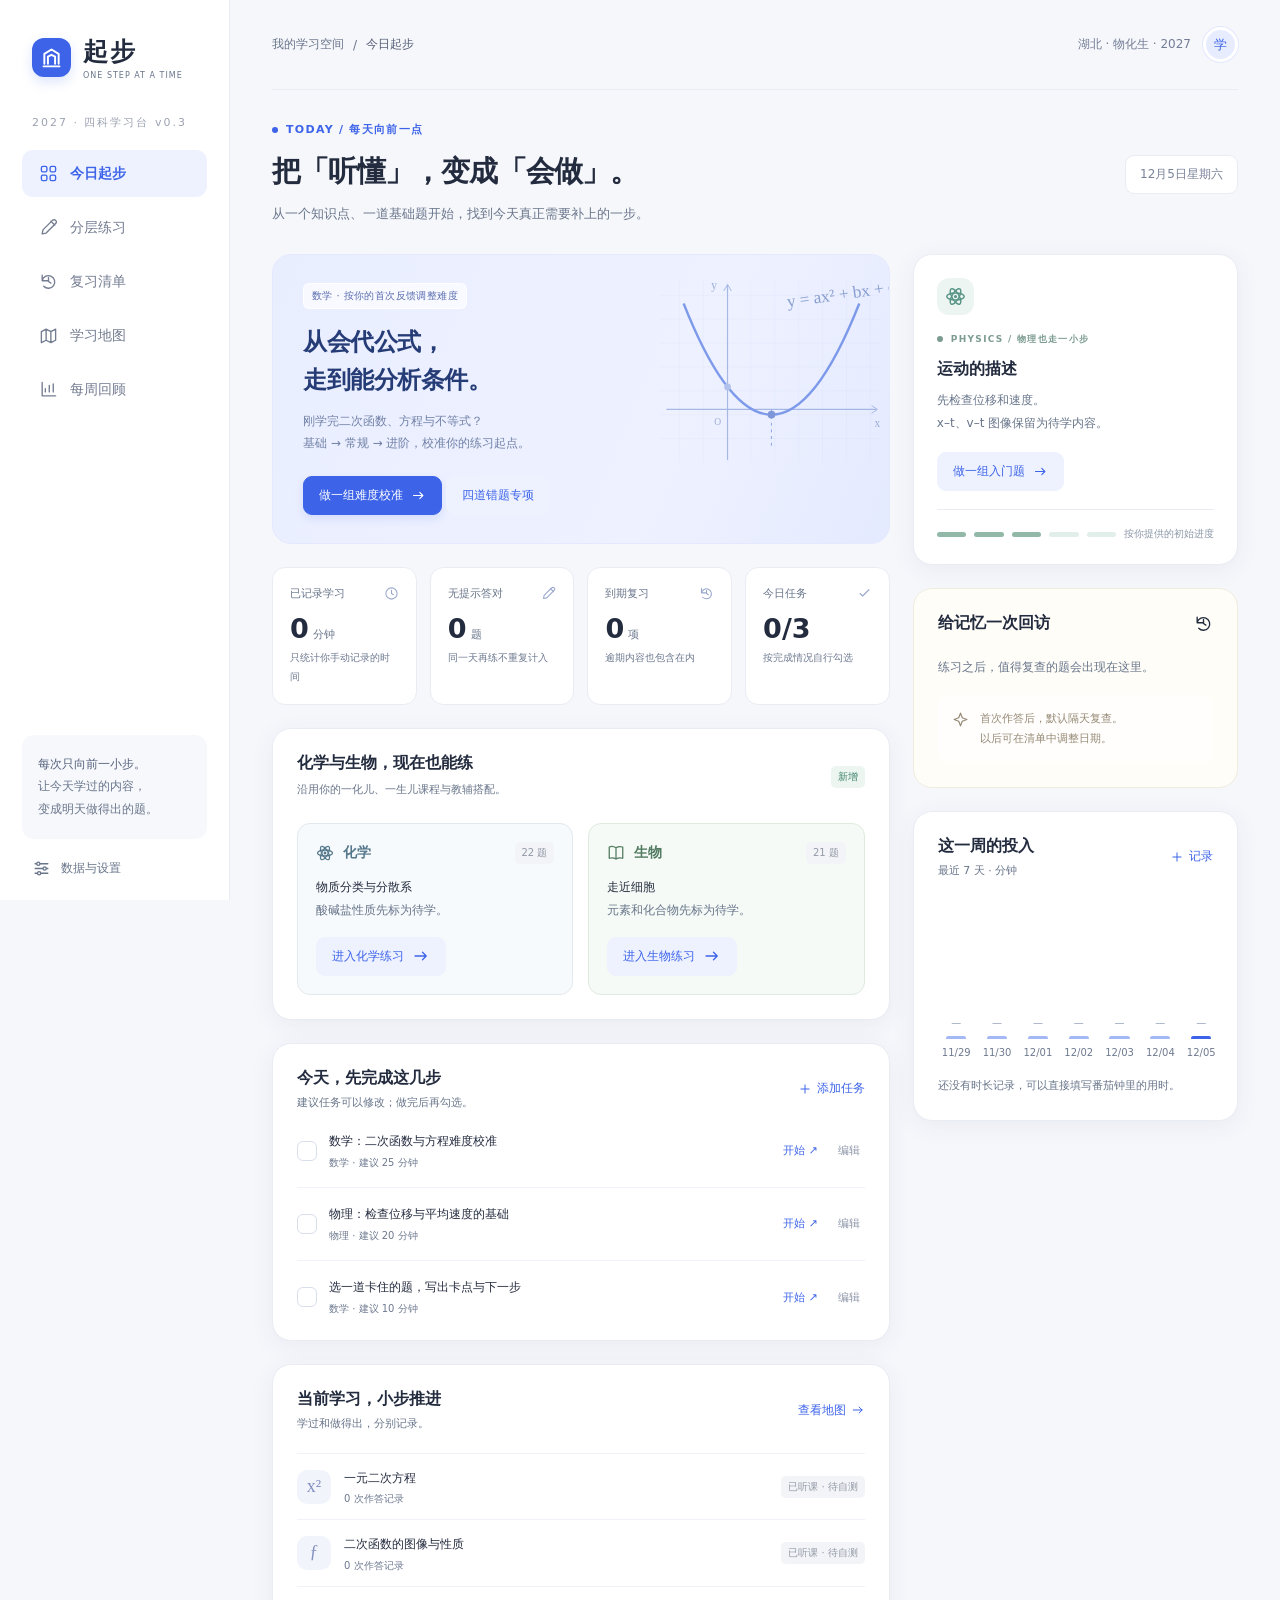
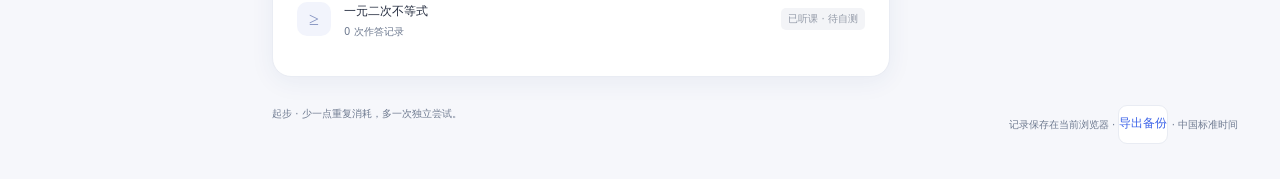
<file: docs/index.html>
<!DOCTYPE html>
<html lang="zh-CN">
<head>
  <meta charset="UTF-8"><meta name="viewport" content="width=device-width,initial-scale=1">
  <meta name="theme-color" content="#3563ed">
  <meta name="description" content="为2027自学复读准备的学习台：数学、物理、化学、生物分层练习，记录卡点，安排复查。">
  <title>起步 · 2027 四科学习台</title>
  <link rel="stylesheet" href="style.css?v=0.3.0">
</head>
<body>
  <div id="app"></div>
  <div id="toast" role="status" aria-live="polite"></div>
  <dialog id="modal" aria-labelledby="modal-title"></dialog>
  <script src="data.js?v=0.3.0"></script><script src="upgrade.js?v=0.3.0"></script><script src="sciences.js?v=0.3.0"></script><script src="engine.js?v=0.3.0"></script><script src="app.js?v=0.3.0"></script>
</body></html>
</file>
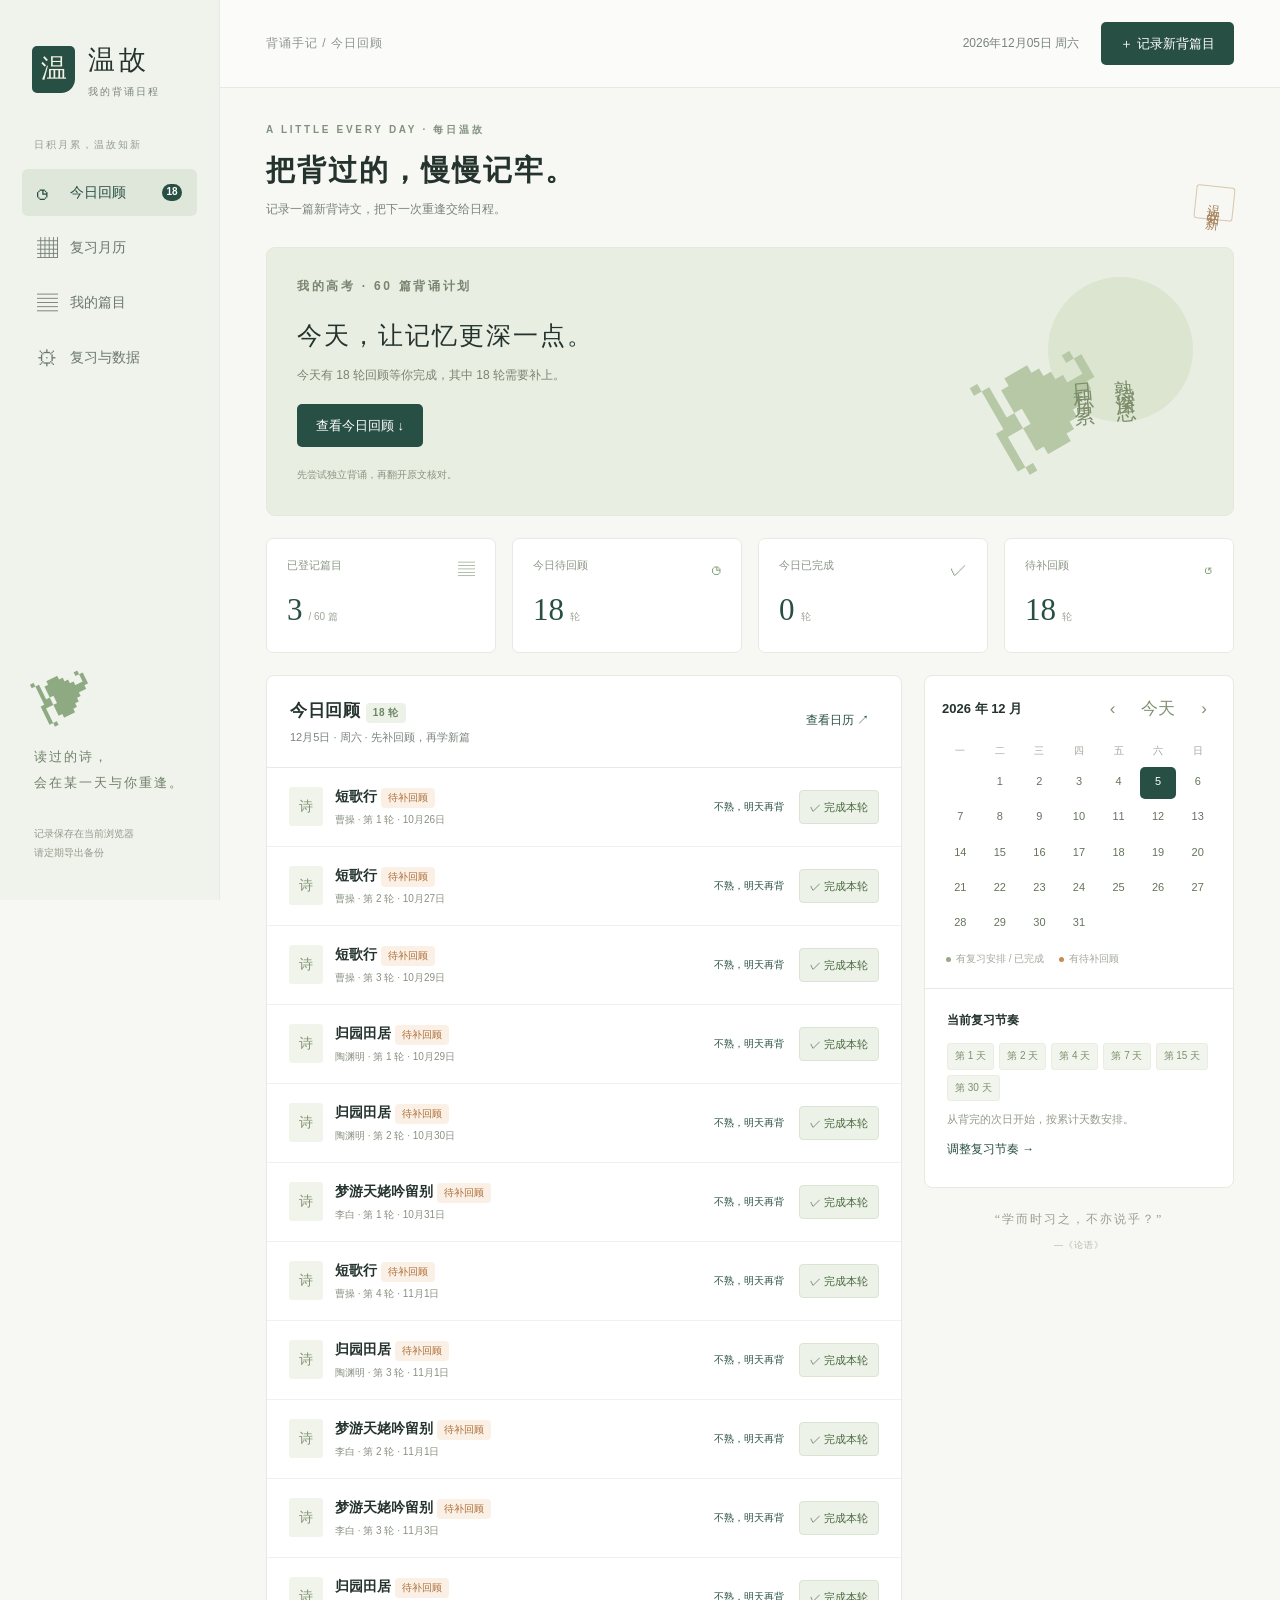
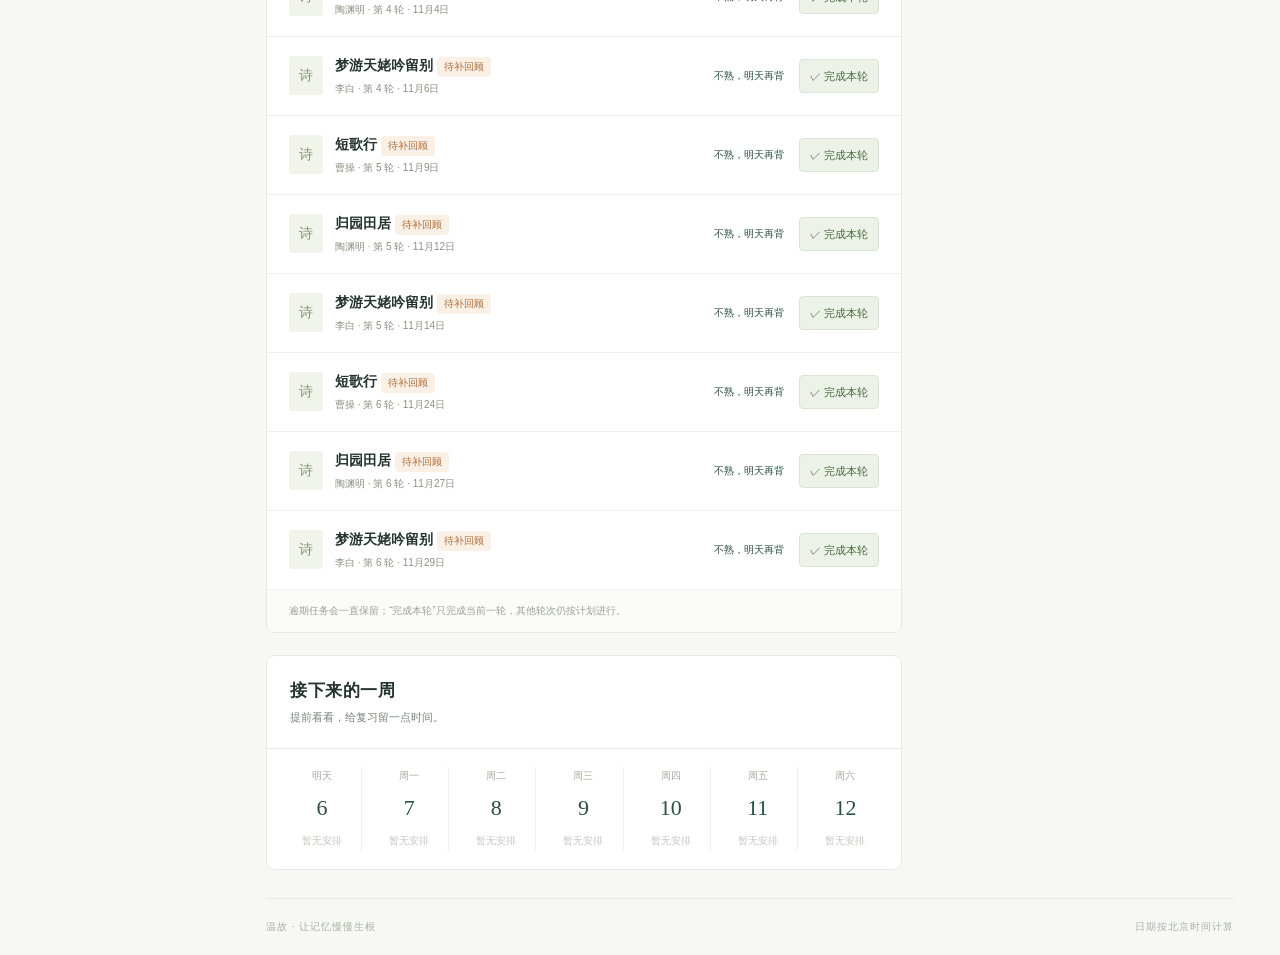
<file: docs/poetry/index.html>
<!doctype html>
<html lang="zh-CN">
<head><meta charset="utf-8"><meta name="viewport" content="width=device-width,initial-scale=1"><meta name="theme-color" content="#284f43"><meta name="description" content="记录新背篇目，自动安排复习，慢慢把诗文记牢。"><title>温故 · 背诵日程</title><style>:root{--bg:#f7f8f4;--paper:#fff;--green:#284f43;--green-light:#eaf0e9;--ink:#25332e;--muted:#79847b;--line:#e7eae2;--orange:#ac6e3a;--serif:'Noto Serif SC','Songti SC','SimSun',serif}*{box-sizing:border-box}body{margin:0;background:var(--bg);color:var(--ink);font:14px/1.65 -apple-system,BlinkMacSystemFont,'Segoe UI','PingFang SC','Microsoft YaHei',sans-serif}button,input,select,textarea{font:inherit}button,a,input,select,textarea{-webkit-tap-highlight-color:transparent}button{cursor:pointer;border:0}button:disabled{opacity:.5;cursor:default}a{color:inherit;text-decoration:none}button:focus-visible,a:focus-visible,input:focus-visible,select:focus-visible,textarea:focus-visible{outline:3px solid #94b4a5;outline-offset:3px}.sidebar{position:fixed;width:220px;inset:0 auto 0 0;background:#f0f3eb;border-right:1px solid var(--line);padding:38px 22px;display:flex;flex-direction:column}.brand{display:flex;align-items:center;gap:13px;font-family:var(--serif);font-size:27px;letter-spacing:4px;padding:0 10px}.brand-mark{display:grid;place-items:center;width:43px;height:47px;background:var(--green);color:#f7f4e7;font-size:26px;border-radius:5px 5px 14px 5px;letter-spacing:0}.brand small{display:block;font:10px/1.8 sans-serif;letter-spacing:2px;color:var(--muted)}.side-label{font-size:10px;letter-spacing:2px;color:#929d90;margin:36px 12px 16px}nav{display:grid;gap:8px}nav a{display:flex;align-items:center;gap:12px;padding:12px 15px;border-radius:6px;color:#6b786d;font-weight:500}nav a.active{color:var(--green);background:#dfe7da}nav a span{font-size:21px;width:21px;line-height:1}nav b{margin-left:auto;font-size:10px;border-radius:20px;background:var(--green);color:white;min-width:20px;text-align:center}nav b:empty{display:none}.side-bottom{margin-top:auto;padding:20px 12px 0}.sprig{font-size:65px;color:#8eaa82;transform:rotate(-26deg);transform-origin:left;line-height:1}.side-bottom p{font-family:var(--serif);color:#71806b;line-height:2;letter-spacing:2px;font-size:13px}.side-bottom small{font-size:10px;color:#939b8e;line-height:1.9;display:block;margin-top:28px}.workspace{margin-left:220px}header{height:88px;border-bottom:1px solid var(--line);display:flex;align-items:center;justify-content:space-between;padding:0 46px;background:#fbfcf9}#breadcrumb{font-size:12px;color:#8b948b;letter-spacing:1px}.header-actions{display:flex;align-items:center;gap:22px}.date-label{font-size:12px;color:var(--muted)}.primary{background:var(--green);color:white;padding:11px 19px;border-radius:5px;font-size:13px;font-weight:500}.primary:hover{background:#376453}.secondary{padding:9px 15px;border:1px solid var(--line);border-radius:5px;background:white;color:#57695b}.secondary:hover,.text-btn:hover{background:var(--green-light)}.text-btn{background:transparent;color:var(--green);padding:5px 9px;border-radius:4px;font-size:12px}.icon-btn{background:transparent;font-size:24px;line-height:1;padding:6px;color:#7d8a7e}.danger{color:#a25245}main{max-width:1440px;margin:auto;padding:34px 46px 28px;min-height:calc(100vh - 150px)}.eyebrow{font-size:10px;font-weight:600;letter-spacing:2.7px;color:#82917e;margin:0 0 8px}.page-heading{display:flex;justify-content:space-between;align-items:flex-end;margin-bottom:27px}h1,h2,h3,p{margin-top:0}h1{font-family:var(--serif);font-size:29px;font-weight:600;letter-spacing:2px;margin-bottom:6px}h2{font-size:17px;font-weight:600;letter-spacing:.6px;margin-bottom:3px}h3{font-size:15px;font-weight:600;margin-bottom:6px}.muted{color:var(--muted)}.sub{font-size:12px;color:var(--muted);margin:0}.stamp{font-family:var(--serif);color:#a6815b;font-size:13px;writing-mode:vertical-rl;letter-spacing:4px;padding:8px;border:1px solid #d9c6ac;border-radius:3px;transform:rotate(6deg)}.hero{background:#e9eee3;border:1px solid #e2e8db;border-radius:9px;padding:29px 30px;display:flex;justify-content:space-between;gap:24px;position:relative;overflow:hidden}.hero h2{font-family:var(--serif);font-size:25px;letter-spacing:2px;font-weight:500;margin:4px 0 10px}.hero p{color:#78856f;font-size:12px;margin-bottom:18px}.hero small{font-size:10px;color:#89947e}.hero-art{position:relative;width:200px;flex-shrink:0;display:grid;place-items:center}.poem-art{font-family:var(--serif);font-size:20px;letter-spacing:8px;line-height:2.1;color:#7c8d6b;writing-mode:vertical-rl;transform:rotate(-5deg);z-index:1}.sun{position:absolute;width:145px;height:145px;border-radius:50%;background:#dce5d0;right:10px;top:0}.leaf{position:absolute;font-size:140px;color:#b6c8a5;right:90px;bottom:-40px;transform:rotate(-30deg)}.stats{display:grid;grid-template-columns:repeat(4,1fr);gap:16px;margin:22px 0}.stat{background:var(--paper);border:1px solid var(--line);border-radius:7px;padding:17px 20px}.stat-top{display:flex;justify-content:space-between;color:#8b9787;font-size:11px}.stat-top span:last-child{font-size:17px;color:#8ba281}.stat strong{font-family:var(--serif);font-size:31px;font-weight:500;color:var(--green);margin-right:6px}.stat small{color:#a0a69a;font-size:10px}.columns{display:grid;grid-template-columns:minmax(0,1fr) 310px;gap:22px}.card{background:var(--paper);border:1px solid var(--line);border-radius:8px;overflow:hidden}.card-head{display:flex;justify-content:space-between;align-items:center;padding:21px 23px;border-bottom:1px solid var(--line)}.card-head p{font-size:11px;color:var(--muted);margin:3px 0 0}.card-body{padding:22px}.badge{font-size:10px;border-radius:4px;display:inline-block;background:#edf2e8;color:#6d8662;padding:2px 7px}.badge.late{background:#fbf0e5;color:var(--orange)}.badge.done{background:#e9f0ec;color:var(--green)}.empty{text-align:center;padding:38px 25px;color:#899184}.empty .empty-icon{width:54px;height:54px;margin:0 auto 16px;display:grid;place-items:center;font-family:var(--serif);font-size:25px;background:#f1f4eb;color:#96ab86;border-radius:50%}.empty h3{font-family:var(--serif);color:#63755e;font-size:17px;font-weight:500}.empty p{font-size:12px;max-width:310px;margin:8px auto 19px}.task{padding:17px 22px;border-bottom:1px solid #f0f1ed;display:flex;gap:12px;align-items:center}.task:last-child{border:0}.task-icon{width:34px;height:39px;background:#f1f4ea;border-radius:3px;display:grid;place-items:center;font-family:var(--serif);color:#839576;flex-shrink:0}.task-info{flex:1;min-width:0}.title-btn{background:transparent;padding:0;color:var(--ink);font-size:14px;font-weight:600;text-align:left;overflow-wrap:anywhere}.task-info small{display:block;color:#899181;font-size:10px;margin-top:4px}.task-actions{display:flex;gap:6px;align-items:center}.complete{background:#edf2e9;color:#48683d;border:1px solid #dae4d3;font-size:11px;padding:7px 10px;border-radius:4px}.task .text-btn{font-size:10px}.section-note{padding:13px 22px;background:#fbfcf8;color:#9b9f94;font-size:10px}.mini-calendar{padding:17px 17px 10px}.calendar-top{display:flex;align-items:center;justify-content:space-between;margin-bottom:13px}.calendar-top b{font-size:13px}.calendar-top button{font-size:17px;padding:2px 9px;background:transparent;color:#809173}.calendar-grid{display:grid;grid-template-columns:repeat(7,minmax(0,1fr));gap:3px}.weekday{font-size:10px;text-align:center;color:#a0a798;padding:5px 0}.day{position:relative;background:transparent;border-radius:5px;color:#65735e;min-height:32px;font-size:11px;padding:5px 0 9px}.day:hover{background:#f1f4eb}.day.today{color:var(--green);box-shadow:inset 0 0 0 1px #96ad88}.day.selected{background:var(--green);color:white;box-shadow:none}.day-dot{position:absolute;bottom:3px;left:calc(50% - 2px);width:4px;height:4px;background:#97aa86;border-radius:50%}.day.selected .day-dot{background:#fff}.day-dot.overdue{background:#c28e52}.legend{font-size:10px;color:#a3aa9c;display:flex;gap:15px;margin:11px 4px}.legend span:before{content:'';display:inline-block;width:5px;height:5px;background:#97aa86;border-radius:50%;margin-right:5px}.legend span:last-child:before{background:#c28e52}.rhythm{padding:22px;border-top:1px solid var(--line)}.rhythm h3{font-size:12px}.rhythm p{font-size:11px;color:#919b88;margin:9px 0 0}.chips{display:flex;gap:5px;flex-wrap:wrap;margin-top:12px}.chip{background:#f2f5ed;border:1px solid #e9eee1;color:#7c906b;font-size:10px;padding:4px 7px;border-radius:3px}.quote{padding:22px 4px;font-family:var(--serif);text-align:center;font-size:12px;color:#9a9f8d;letter-spacing:2px}.quote small{display:block;font-family:sans-serif;font-size:9px;margin-top:8px;letter-spacing:1px;color:#b4b8a8}.upcoming{margin-top:22px}.upcoming-grid{display:grid;grid-template-columns:repeat(7,minmax(0,1fr));padding:17px 16px;gap:8px}.upcoming-day{border-right:1px solid #edf0e8;padding:2px 8px}.upcoming-day:last-child{border:0}.upcoming-day small{display:block;font-size:10px;color:#a0aa98;margin-bottom:6px}.upcoming-day b{font-family:var(--serif);font-size:22px;font-weight:400}.upcoming-day span{display:block;font-size:10px;color:#7b906e;margin-top:7px}.upcoming-day .none{color:#c1c7bb}.toolbar{display:flex;gap:12px;justify-content:space-between;align-items:center;margin:22px 0}.search{padding:10px 13px;border:1px solid var(--line);border-radius:5px;min-width:260px;background:white}.filters{display:flex;gap:4px;flex-wrap:wrap}.filter{background:transparent;color:#8a9683;padding:7px 12px;border-radius:5px;font-size:12px}.filter.active{background:#e5ecde;color:var(--green)}.library-grid{display:grid;grid-template-columns:repeat(3,minmax(0,1fr));gap:18px}.poem-card{background:white;border:1px solid var(--line);border-radius:7px;padding:21px;text-align:left;cursor:pointer}.poem-card:hover{border-color:#a9b99f}.poem-card h3{font-family:var(--serif);font-size:21px;margin:12px 0 5px}.poem-card p{font-size:11px;color:#929c88;margin:5px 0 18px}.progress{height:4px;background:#edf1e8;margin:14px 0 8px;border-radius:3px;overflow:hidden}.progress i{display:block;height:100%;background:#8fa77d}.poem-card small{color:#95a089;font-size:10px}.big-calendar .calendar-grid{gap:0}.big-calendar .weekday{padding:15px;background:#f8faf4;border-bottom:1px solid var(--line)}.big-calendar .day{height:96px;border:0;border-right:1px solid #edf0e6;border-bottom:1px solid #edf0e6;border-radius:0;text-align:left;padding:10px 12px;display:flex;flex-direction:column;align-items:flex-start;justify-content:flex-start;font-size:13px}.big-calendar .day small{display:block;font-size:10px;margin-top:8px;padding:2px 5px;border-radius:3px;background:#edf2e7;color:#708760}.big-calendar .day.selected small{background:#4a6c5e;color:white}.big-calendar .day.today{box-shadow:inset 0 0 0 2px #9caf8d}.big-calendar .blank{background:#fafbf7;border-right:1px solid #edf0e6;border-bottom:1px solid #edf0e6}.month-controls{display:flex;gap:8px;align-items:center}.day-panel{margin-top:20px}.settings-grid{display:grid;grid-template-columns:1fr 1fr;gap:22px}.settings-grid .card-body p{font-size:12px;color:#84917a}.settings-grid label{margin-top:18px}.settings-grid .primary{margin-top:15px}.rule-line{border-left:2px solid #a7b797;padding:0 0 0 16px;margin:22px 0}.rule-line strong{font-size:12px}.rule-line p{font-size:11px!important;margin:4px 0!important}.backup-buttons{display:flex;gap:10px;flex-wrap:wrap;margin-top:18px}.notice{padding:13px 16px;background:#f1f4eb;color:#788c69;font-size:11px;border-radius:5px}.storage-alert{padding:13px;border:1px solid #d6a47d;background:#fff5ea;margin-bottom:20px;color:#945b32}footer{display:flex;justify-content:space-between;margin:0 46px;padding:20px 0;border-top:1px solid var(--line);font-size:10px;color:#aab0a3;letter-spacing:1px}dialog{border:1px solid var(--line);border-radius:12px;padding:28px;width:min(520px,calc(100vw - 32px));max-height:90vh;color:var(--ink);box-shadow:0 25px 80px #172b2433}dialog::backdrop{background:#1b302a5c;backdrop-filter:blur(3px)}.dialog-head{display:flex;align-items:flex-start;justify-content:space-between;margin-bottom:25px;gap:12px}.dialog-head small{font-size:10px;letter-spacing:1px;color:#9ba68e}.dialog-head h2{font-family:var(--serif);font-size:22px;margin-top:5px}label{display:block;font-size:12px;margin-bottom:17px;color:#60715b}label em{color:#ac785a;font-style:normal}label small{display:block;color:#a0a796;font-size:10px;margin-top:6px}input:not([type=file]),select,textarea{width:100%;border:1px solid #dfe5d8;background:#fcfdf9;border-radius:5px;padding:10px 12px;color:#34442e;margin-top:7px;min-width:0}textarea{resize:vertical}.form-row{display:grid;grid-template-columns:1fr 1fr;gap:16px}.form-hint{font-size:11px;padding:12px;background:#f1f5ed;border-radius:5px;color:#7d906e}.dialog-foot{display:flex;justify-content:flex-end;gap:10px;margin-top:22px}.error{color:#aa5c43;font-size:12px;margin-top:10px}.detail-note{background:#f7f9f3;border-radius:4px;padding:13px;font-size:12px;white-space:pre-wrap;overflow-wrap:anywhere}.timeline{margin:20px 0}.timeline-row{display:flex;justify-content:space-between;padding:11px 0;border-bottom:1px solid #edf0e7;font-size:12px;gap:12px}.timeline-row small{color:#99a18f}.toast{position:fixed;bottom:27px;left:calc(50% + 90px);transform:translateX(-50%);padding:12px 20px;background:#284f43;color:white;border-radius:6px;box-shadow:0 5px 25px #23473322;font-size:12px;z-index:10;opacity:0;pointer-events:none;transition:opacity .2s;max-width:calc(100vw - 30px);display:flex;gap:15px;align-items:center}.toast.visible{opacity:1;pointer-events:auto}.toast button{background:transparent;color:#e1e9b9;text-decoration:underline;font-size:12px}.mobile-only{display:none}
@media(min-width:1600px){main{padding-top:45px}.hero{padding:40px}.stats{margin:27px 0}.columns{grid-template-columns:1fr 340px}}
@media(max-width:1150px){.sidebar{width:185px;padding:30px 15px}.workspace{margin-left:185px}header{padding:0 27px}.date-label{display:none}main{padding:28px 27px}.columns{grid-template-columns:minmax(0,1fr) 270px;gap:16px}.stats{gap:10px}.stat{padding:13px}.task{flex-wrap:wrap}.task-actions{margin-left:46px}footer{margin:0 27px}.library-grid{grid-template-columns:repeat(2,minmax(0,1fr))}}
@media(max-width:800px){.sidebar{position:static;width:100%;padding:15px 20px;display:block;border-right:0;border-bottom:1px solid var(--line)}.brand{font-size:23px;padding:0;gap:9px}.brand-mark{width:35px;height:38px;font-size:23px}.brand small{font-size:9px}.side-label,.side-bottom{display:none}nav{display:flex;margin-top:17px;gap:6px;justify-content:space-between}nav a{padding:8px 10px;font-size:12px;gap:6px}nav a span{font-size:16px;width:16px}nav b{font-size:9px;min-width:17px}.workspace{margin:0}header{height:69px;padding:0 21px}#breadcrumb{font-size:11px}.primary{padding:10px 14px;font-size:12px}main{padding:24px 20px}.page-heading{margin-bottom:20px}h1{font-size:26px}.columns{grid-template-columns:minmax(0,1fr)}.right-column{display:grid;grid-template-columns:1fr 1fr;gap:16px}.right-column .quote{display:none}.hero-art{width:150px}.hero{padding:23px}.hero h2{font-size:22px}.stats{gap:9px}.stat{padding:12px}.stat strong{font-size:27px}.stat-top{font-size:10px}.stat-top span:last-child{display:none}.stat small{font-size:9px}.settings-grid{grid-template-columns:1fr}.toast{left:50%}.task{flex-wrap:nowrap}.task-actions{margin-left:0}.big-calendar .day{height:80px;padding:8px;font-size:12px}footer{margin:0 20px}.toolbar{align-items:stretch;flex-direction:column}.search{min-width:0}.upcoming-grid{padding:12px 7px;gap:0}.upcoming-day{padding:3px 7px}.upcoming-day span{font-size:9px}}
@media(max-width:500px){nav a{padding:8px 6px;font-size:11px}nav a span{display:none}.hero-art{width:82px}.poem-art{font-size:15px;letter-spacing:5px}.sun{width:100px;height:100px;right:-25px;top:10px}.leaf{font-size:95px;right:20px;bottom:-20px}.hero{padding:20px;gap:5px}.hero h2{font-size:19px;letter-spacing:1px}.hero p{font-size:10px;max-width:190px}.hero small{font-size:9px}.hero .primary{font-size:11px;padding:8px 13px}.right-column{display:block}.right-column .card{margin-bottom:15px}.stats{grid-template-columns:repeat(2,1fr);gap:10px}.stat{padding:13px 16px}.stat-top{font-size:11px}.task{padding:16px;flex-wrap:wrap}.task-actions{margin-left:46px}.task .text-btn{font-size:11px}.task-info{min-width:120px}.card-head{padding:18px}.library-grid{grid-template-columns:1fr}.big-calendar .day{height:65px;padding:6px}.big-calendar .day small{font-size:8px;padding:1px 3px}.big-calendar .calendar-top{flex-wrap:wrap}.upcoming-day{padding:2px 4px}.upcoming-day b{font-size:19px}.upcoming-day small{font-size:9px}.upcoming-day span{font-size:8px}.stamp{font-size:11px}.dialog-head h2{font-size:20px}dialog{padding:23px}.month-controls{gap:4px}.page-heading .sub{font-size:11px}.header-actions{gap:0}header .primary{font-size:11px;padding:9px 11px}.notice{font-size:10px}footer{font-size:8px;letter-spacing:0}.form-row{gap:12px}}
</style></head>
<body>
<aside class="sidebar"><a class="brand" href="#today"><span class="brand-mark">温</span><span>温故<small>我的背诵日程</small></span></a><div class="side-label">日积月累，温故知新</div><nav aria-label="主导航"><a href="#today" data-nav="today"><span>◷</span> 今日回顾 <b id="nav-count">0</b></a><a href="#calendar" data-nav="calendar"><span>▦</span> 复习月历</a><a href="#library" data-nav="library"><span>▤</span> 我的篇目</a><a href="#settings" data-nav="settings"><span>⚙</span> 复习与数据</a></nav><div class="side-bottom"><div class="sprig" aria-hidden="true">❧</div><p>读过的诗，<br>会在某一天与你重逢。</p><small>记录保存在当前浏览器<br>请定期导出备份</small></div></aside>
<div class="workspace"><header><span id="breadcrumb">背诵手记 / 今日回顾</span><div class="header-actions"><span class="date-label" id="today-label"></span><button class="primary" data-action="add">＋ 记录新背篇目</button></div></header><main id="main"></main><footer><span>温故 · 让记忆慢慢生根</span><span>日期按北京时间计算</span></footer></div>
<dialog id="entry-dialog" aria-labelledby="entry-title"><form id="entry-form"><div class="dialog-head"><div><small>每一次记住，都值得记录</small><h2 id="entry-title">今天，又背会了一篇</h2></div><button type="button" class="icon-btn" data-action="close" aria-label="关闭">×</button></div><label>篇目名称 <em>*</em><input name="title" required maxlength="80" placeholder="例如：赤壁赋、蜀道难"></label><div class="form-row"><label>作者<input name="author" maxlength="40" placeholder="选填"></label><label>类型<select name="kind"><option>古诗词</option><option>文言文</option><option>现代诗文</option><option>其他</option></select></label></div><label>背完日期 <em>*</em><input name="learned" type="date" required><small>支持补录以前背过的篇目，未完成的复习会保留。</small></label><label>易忘处 / 备注<textarea name="note" maxlength="1000" rows="3" placeholder="可以记下总是卡住的句子，或要背的段落范围"></textarea></label><div class="form-hint" id="schedule-preview"></div><p class="error" id="entry-error" role="alert"></p><div class="dialog-foot"><button type="button" class="secondary" data-action="close">取消</button><button type="submit" class="primary">保存并安排复习 →</button></div></form></dialog>
<dialog id="detail-dialog" aria-labelledby="detail-title"><div id="detail-content"></div></dialog>
<div class="toast" id="toast" role="status" aria-live="polite"></div><input type="file" id="import-file" accept="application/json,.json" hidden>
<script>(function(root){
'use strict';
const DEFAULT=[1,2,4,7,15,30];
function today(){return new Intl.DateTimeFormat('sv-SE',{timeZone:'Asia/Shanghai',year:'numeric',month:'2-digit',day:'2-digit'}).format(new Date())}
function validDate(s){return typeof s==='string'&&/^\d{4}-\d{2}-\d{2}$/.test(s)&&!Number.isNaN(Date.parse(s+'T00:00:00Z'))&&new Date(s+'T00:00:00Z').toISOString().slice(0,10)===s&&s>='1900-01-01'&&s<='2200-12-31'}
function addDays(s,n){const d=new Date(s+'T00:00:00Z');d.setUTCDate(d.getUTCDate()+n);return d.toISOString().slice(0,10)}
function parseIntervals(s){const a=String(s).trim().split(/[，,、\s]+/).map(Number);if(a.length<1||a.length>12||a.some(n=>!Number.isInteger(n)||n<1||n>365)||a.some((n,i)=>i>0&&n<=a[i-1]))throw Error('请输入 1–365 之间递增且不重复的天数，最多 12 轮。');return a}
function id(){return globalThis.crypto.randomUUID()}
function makePoem(data,intervals){return {id:id(),title:data.title.trim(),author:data.author.trim(),kind:data.kind,learned:data.learned,note:data.note.trim(),createdAt:new Date().toISOString(),reviews:intervals.map((n,i)=>({id:id(),round:i+1,offset:n,due:addDays(data.learned,n),originalDue:addDays(data.learned,n),done:null,postponed:0}))}}
function tasks(state,day,mode='due'){return state.poems.flatMap(p=>p.reviews.filter(r=>!r.done&&(mode==='due'?r.due<=day:r.due===day)).map(r=>({p,r}))).sort((a,b)=>a.r.due.localeCompare(b.r.due)||a.p.learned.localeCompare(b.p.learned)||a.r.round-b.r.round)}
function validate(v){if(!v||v.version!==1||!Array.isArray(v.poems)||v.poems.length>5000||(!Array.isArray(v.intervals)||v.intervals.some(n=>typeof n!=='number')))throw Error('这不是有效的温故备份。');parseIntervals(v.intervals.join(','));const ids=new Set();for(const p of v.poems){if(!p||typeof p.id!=='string'||!p.id||ids.has(p.id)||typeof p.title!=='string'||!p.title.trim()||p.title.length>80||typeof p.author!=='string'||p.author.length>40||!['古诗词','文言文','现代诗文','其他'].includes(p.kind)||(p.learned!==null&&!validDate(p.learned))||typeof p.note!=='string'||p.note.length>1000||!Array.isArray(p.reviews)||p.reviews.length>12||(p.learned===null?p.reviews.length!==0:p.reviews.length<1))throw Error('备份中的篇目数据不完整，未导入。');ids.add(p.id);const rounds=new Set();for(const r of p.reviews){if(!r||typeof r.id!=='string'||!r.id||ids.has(r.id)||!Number.isInteger(r.round)||r.round<1||r.round>12||rounds.has(r.round)||!Number.isInteger(r.offset)||r.offset<1||r.offset>365||!validDate(r.due)||!validDate(r.originalDue)||(r.done!==null&&!validDate(r.done))||!Number.isInteger(r.postponed)||r.postponed<0||r.postponed>10000)throw Error('备份中的复习日期或轮次有误，未导入。');ids.add(r.id);rounds.add(r.round)}}return structuredClone({version:1,intervals:v.intervals,poems:v.poems})}
const api={DEFAULT,today,validDate,addDays,parseIntervals,makePoem,tasks,validate};root.Poetry=api;if(typeof module!=='undefined')module.exports=api;
})(globalThis);
</script><script>(()=>{
'use strict';
const E=Poetry, KEY='wengu-v1', $=s=>document.querySelector(s), esc=s=>String(s??'').replace(/[&<>"']/g,c=>({'&':'&amp;','<':'&lt;','>':'&gt;','"':'&quot;',"'":'&#39;'}[c]));
const confirmed=[['短歌行','曹操','2026-10-25'],['归园田居','陶渊明','2026-10-28'],['梦游天姥吟留别','李白','2026-10-30']];
function confirmedPoem(i,intervals){const [title,author,learned]=confirmed[i],p=E.makePoem({title,author,learned,kind:'古诗词',note:''},intervals);p.id='initial-'+i;p.reviews.forEach((r,j)=>{r.id=p.id+'-review-'+j});return p}
function initial(){return {version:1,intervals:[...E.DEFAULT],poems:confirmed.map((_,i)=>confirmedPoem(i,E.DEFAULT))}}
function fillConfirmedDates(s){let changed=false;confirmed.forEach(([title],i)=>{const p=s.poems.find(p=>p.id==='initial-'+i&&p.title===title);if(p&&p.learned===null&&p.reviews.length===0){const known=confirmedPoem(i,s.intervals);p.learned=known.learned;p.reviews=known.reviews;changed=true}});return changed}
let saveInitial=false;
let state=initial(),storageError='',page='today',selected=E.today(),month=selected.slice(0,7),filter='全部',query='',toastTimer,editId=null;
try{const raw=localStorage.getItem(KEY);if(raw){state=E.validate(JSON.parse(raw));saveInitial=fillConfirmedDates(state)}else saveInitial=true}catch(e){storageError='暂时无法读取本地记录。为保护原数据，已暂停保存；请先导出原始记录，再检查浏览器存储或导入有效备份。'}
function persist(next){if(storageError){toast('请先处理本地存储问题，当前操作没有保存。');return false}try{localStorage.setItem(KEY,JSON.stringify(next));state=next;return true}catch(e){toast('保存失败：浏览器存储不可用或已满，请先导出备份。');return false}}
function change(fn){const next=structuredClone(state);fn(next);if(!persist(next))return false;render();return true}
function toast(message,undo){clearTimeout(toastTimer);const t=$('#toast');t.replaceChildren(document.createTextNode(message));if(undo){const b=document.createElement('button');b.textContent='撤销';b.onclick=()=>{undo();t.classList.remove('visible')};t.append(b)}t.classList.add('visible');toastTimer=setTimeout(()=>t.classList.remove('visible'),undo?10000:5000)}
const short=d=>`${Number(d.slice(5,7))}月${Number(d.slice(8,10))}日`,full=d=>d.replace('-','年').replace('-','月')+'日',weekday=d=>['周日','周一','周二','周三','周四','周五','周六'][new Date(d+'T00:00:00Z').getUTCDay()];
function heading(eye,title,sub){return `<div class="page-heading"><div><p class="eyebrow">${eye}</p><h1>${title}</h1><p class="sub">${sub}</p></div><span class="stamp">温故知新</span></div>`}
function empty(title,desc,action){return `<div class="empty"><div class="empty-icon">记</div><h3>${title}</h3><p>${desc}</p>${action?'<button class="primary" data-action="add">＋ 记录一篇已背诗文</button>':''}</div>`}
function taskHTML({p,r},allowEarly=false){const day=E.today(),late=r.due<day;return `<div class="task"><div class="task-icon">${p.kind==='古诗词'?'诗':'文'}</div><div class="task-info"><button class="title-btn" data-action="detail" data-id="${esc(p.id)}">${esc(p.title)}</button> <span class="badge ${late?'late':''}">${late?'待补回顾':r.due===day?'今日回顾':'计划复习'}</span><small>${esc(p.author||p.kind)} · 第 ${r.round} 轮 · ${short(r.due)}${r.postponed?' · 已加练 '+r.postponed+' 次':''}</small></div><div class="task-actions">${r.due<=day?`<button class="text-btn" data-action="again" data-id="${esc(r.id)}">不熟，明天再背</button><button class="complete" data-action="complete" data-id="${esc(r.id)}">✓ 完成本轮</button>`:'<span class="muted" style="font-size:10px">到期后打卡</span>'}</div></div>`}
function chips(){return state.intervals.map(n=>`<span class="chip">第 ${n} 天</span>`).join('')}
function calHTML(big=false){const first=month+'-01',start=(new Date(first+'T00:00:00Z').getUTCDay()+6)%7,days=new Date(Date.UTC(Number(month.slice(0,4)),Number(month.slice(5,7)),0)).getUTCDate();let html=`<div class="${big?'':'mini-calendar'}"><div class="calendar-top"><b>${Number(month.slice(0,4))} 年 ${Number(month.slice(5,7))} 月</b><div class="month-controls"><button data-action="month-prev" aria-label="上个月">‹</button><button class="text-btn" data-action="month-today">今天</button><button data-action="month-next" aria-label="下个月">›</button></div></div><div class="calendar-grid">`;for(const w of ['一','二','三','四','五','六','日'])html+=`<div class="weekday">${w}</div>`;for(let i=0;i<start;i++)html+='<div class="blank"></div>';for(let d=1;d<=days;d++){const date=month+'-'+String(d).padStart(2,'0'),todo=E.tasks(state,date,'exact').length,done=state.poems.flatMap(p=>p.reviews).filter(r=>r.done===date).length;html+=`<button class="day ${date===E.today()?'today':''} ${date===selected?'selected':''}" data-action="day" data-date="${date}" aria-label="${full(date)}，${todo} 轮待复习，${done} 轮已完成" aria-pressed="${date===selected}">${d}${big?(todo?`<small>${todo} 轮待复习</small>`:done?`<small>✓ ${done} 轮完成</small>`:''):(todo||done?`<i class="day-dot ${todo&&date<E.today()?'overdue':''}"></i>`:'')}</button>`}return html+'</div><div class="legend"><span>有复习安排 / 已完成</span><span>有待补回顾</span></div></div>'}
function todayPage(){const pending=state.poems.filter(p=>!p.learned).length;const day=E.today(),all=E.tasks(state,day),late=all.filter(t=>t.r.due<day),done=state.poems.flatMap(p=>p.reviews).filter(r=>r.done===day).length;return heading('A LITTLE EVERY DAY · 每日温故','把背过的，慢慢记牢。','记录一篇新背诗文，把下一次重逢交给日程。')+`<section class="hero"><div><p class="eyebrow">我的高考 · 60 篇背诵计划</p><h2>${all.length?'今天，让记忆更深一点。':'不急，一篇一篇来。'}</h2><p>${all.length?`今天有 ${all.length} 轮回顾等你完成${late.length?'，其中 '+late.length+' 轮需要补上':''}。`:'从已经背会的篇目开始，为每一次复习留好位置。'}</p><button class="primary" data-action="${all.length?'focus-tasks':'add'}">${all.length?'查看今日回顾 ↓':'记下刚背会的一篇 →'}</button><div style="margin-top:15px"><small>先尝试独立背诵，再翻开原文核对。</small></div></div><div class="hero-art" aria-hidden="true"><div class="sun"></div><div class="leaf">❧</div><div class="poem-art">熟读深思<br>日积月累</div></div></section><div class="stats">${[['已登记篇目',state.poems.length,'/ 60 篇','▤'],['今日待回顾',all.length,'轮','◷'],['今日已完成',done,'轮','✓'],['待补回顾',late.length,'轮','↺']].map(([l,n,u,i])=>`<div class="stat"><div class="stat-top"><span>${l}</span><span>${i}</span></div><strong>${n}</strong><small>${u}</small></div>`).join('')}</div>${pending?'<div class="notice" style="margin-bottom:20px">目前有 '+pending+' 篇待补背完日期。<button class="text-btn" data-action="go-library">补充日期，生成日程 →</button></div>':''}<div class="columns"><div><section class="card" id="today-tasks"><div class="card-head"><div><h2>今日回顾 <span class="badge">${all.length} 轮</span></h2><p>${short(day)} · ${weekday(day)} · 先补回顾，再学新篇</p></div><button class="text-btn" data-action="go-calendar">查看日历 ↗</button></div>${all.length?all.map(t=>taskHTML(t)).join(''):empty(pending?'补上日期，就能安排回顾':state.poems.length?'今天的回顾已完成':'今天，从记录开始',pending?'在「我的篇目」里打开已背篇目，填写背完日期。已有确定日期的篇目会正常生成任务。':state.poems.length?'新的复习日程已经排好。可以去月历看看，或者记下一篇新背诗文。':'输入篇名和背完日期，后面的复习日期会自动生成。',!state.poems.length)}<div class="section-note">逾期任务会一直保留；“完成本轮”只完成当前一轮，其他轮次仍按计划进行。</div></section><section class="card upcoming"><div class="card-head"><div><h2>接下来的一周</h2><p>提前看看，给复习留一点时间。</p></div></div><div class="upcoming-grid">${Array.from({length:7},(_,i)=>{const d=E.addDays(day,i+1),n=E.tasks(state,d,'exact').length;return `<button class="upcoming-day text-btn" data-action="day" data-date="${d}"><small>${i===0?'明天':weekday(d)}</small><b>${Number(d.slice(8))}</b><span class="${n?'':'none'}">${n?n+' 轮复习':'暂无安排'}</span></button>`}).join('')}</div></section></div><div class="right-column"><section class="card">${calHTML()}<div class="rhythm"><h3>当前复习节奏</h3><div class="chips">${chips()}</div><p>从背完的次日开始，按累计天数安排。</p><button class="text-btn" data-action="go-settings" style="padding-left:0;margin-top:7px">调整复习节奏 →</button></div></section><div class="quote">“学而时习之，不亦说乎？”<small>—《论语》</small></div></div></div>`}
function calendarPage(){const tasks=E.tasks(state,selected,'exact'),completed=state.poems.flatMap(p=>p.reviews.filter(r=>r.done===selected).map(r=>({p,r})));return heading('YOUR MEMORY CALENDAR · 复习月历','每一次温故，都有日期。','点击日期查看当天安排。漏掉的任务仍会出现在「今日回顾」。')+`<section class="card big-calendar"><div class="card-body">${calHTML(true)}</div></section><section class="card day-panel"><div class="card-head"><div><h2>${full(selected)} <span class="badge">${weekday(selected)}</span></h2><p>${tasks.length} 轮待回顾 · ${completed.length} 轮已完成</p></div><button class="text-btn" data-action="ics">导出待复习日历 ↗</button></div>${tasks.length?tasks.map(t=>taskHTML(t)).join(''):empty('这一天，没有待复习任务','已完成的回顾会记在下面。也可以选择其他日期查看安排。',false)}${completed.map(({p,r})=>`<div class="task"><div class="task-icon">✓</div><div class="task-info"><button class="title-btn" data-action="detail" data-id="${esc(p.id)}">${esc(p.title)}</button><small>第 ${r.round} 轮 · 计划 ${short(r.due)} · 已完成</small></div><button class="text-btn" data-action="undo-review" data-id="${esc(r.id)}">撤销打卡</button></div>`).join('')}</section>`}
function filteredPoems(){return state.poems.filter(p=>(filter==='全部'||(filter==='待补日期'?!p.learned:filter==='已完成'?p.learned&&p.reviews.every(r=>r.done):p.learned&&p.reviews.some(r=>!r.done)))&&[p.title,p.author,p.note].some(s=>s.toLowerCase().includes(query.toLowerCase()))).sort((a,b)=>(b.learned||'9999').localeCompare(a.learned||'9999'))}
function cardsHTML(){const poems=filteredPoems();return poems.length?poems.map(p=>{const done=p.reviews.filter(r=>r.done).length,next=p.reviews.filter(r=>!r.done).sort((a,b)=>a.due.localeCompare(b.due))[0];return `<button class="poem-card" data-action="detail" data-id="${esc(p.id)}"><span class="badge">${esc(p.kind)}</span><h3>${esc(p.title)}</h3><p>${esc(p.author||'未填写作者')} · ${p.learned?short(p.learned)+'背完':'待补背完日期'}</p><div class="progress"><i style="width:${p.reviews.length?done/p.reviews.length*100:0}%"></i></div><small>${p.learned?done+'/'+p.reviews.length+' 轮回顾完成':'已背完 · 暂未排期'}</small><div style="margin-top:15px;font-size:11px;color:${next&&next.due<E.today()?'#ac6e3a':'#7c8f70'}">${!p.learned?'补充日期，生成复习日程 →':next?'下次回顾：'+full(next.due)+(next.due<E.today()?' · 待补':''):'✓ 本轮计划已全部完成'}</div></button>`}).join(''):empty(query?'没有找到这篇诗文':'诗文手记，等你写下第一篇',query?'换个篇名、作者或关键词试试。':'你用的高考 60 篇目录确认后，还可以继续完善篇目清单。',!query)}
function libraryPage(){return heading('MY POETRY NOTEBOOK · 我的篇目','一点一点，积累成册。',`目标 60 篇 · 已登记 ${state.poems.length} 篇；登记数按篇目计算，不等于已经牢固掌握。`)+`<div class="toolbar"><div class="filters">${['全部','复习中','待补日期','已完成'].map(s=>`<button class="filter ${filter===s?'active':''}" data-action="filter" data-value="${s}">${s}</button>`).join('')}</div><input type="search" id="search" class="search" aria-label="搜索篇目、作者或备注" placeholder="⌕  搜索篇目、作者或备注" value="${esc(query)}"></div><div class="library-grid" id="library-cards">${cardsHTML()}</div>`}
function settingsPage(){return heading('MAKE IT YOUR OWN · 复习与数据','找到适合自己的节奏。','默认节奏只是起点。根据实际记忆情况，给自己留一点余地。')+`<div class="settings-grid"><section class="card"><div class="card-head"><h2>复习节奏</h2><span class="badge">可自定义</span></div><div class="card-body"><p>填写背完后第几天复习，以逗号分隔。比如第 1、2、4 天，均从背完日期起算，不是逐轮间隔。</p><form id="rules-form"><label>背完后的复习天数<input name="intervals" value="${state.intervals.join(', ')}" required maxlength="80"></label><div class="chips">${chips()}</div><p class="error" id="rules-error" role="alert"></p><button class="primary" type="submit">保存复习节奏</button></form><div class="rule-line"><strong>仅用于之后新增的篇目</strong><p>已有篇目的复习日期和已完成记录不会跟着改变。</p></div><div class="rule-line"><strong>不熟，就明天再背一次</strong><p>点击“不熟，明天再背”会把当前这一轮移到明天，其他轮次保留原日期。</p></div><div class="rule-line"><strong>未完成的任务会保留</strong><p>逾期不会自动算作完成，也不会自动消失。同一篇的多轮回顾分别打卡。</p></div></div></section><section class="card"><div class="card-head"><h2>我的记录与备份</h2><span class="badge">本地保存</span></div><div class="card-body"><div class="notice">记录保存在当前浏览器，不会自动同步到其他设备。清理浏览器数据或换设备前，请先导出备份。</div><p style="margin-top:20px">备份包含篇目、背完日期、备注、复习日程及打卡记录。导入前会核验格式，并再次确认是否替换。</p><div class="backup-buttons"><button class="secondary" data-action="export">↓ 导出备份</button><button class="secondary" data-action="import">↑ 导入备份</button><button class="secondary" data-action="ics">▦ 导出日历</button><a class="secondary" href="./index.html" download="温故背诵日程.html">下载离线版</a></div><div class="rule-line"><strong>让聊天继续帮你规划</strong><p>复制摘要后粘贴给我，就能一起看看接下来该复习什么。</p><button class="text-btn" data-action="summary" style="padding-left:0">复制背诵与复习摘要 →</button></div><div class="rule-line"><strong>关于 60 篇目标</strong><p>工具按你提供的 60 篇目标记录。篇目由你自行添加，尚未预置任何版本目录。</p></div><p>本工具显示站内日程，不会在关闭页面后主动推送通知。导出日历可在你的日历软件中查看；更新日程后需要重新导出。</p></div></section></div>`}
function render(){page=['today','calendar','library','settings'].includes(location.hash.slice(1))?location.hash.slice(1):'today';const labels={today:'今日回顾',calendar:'复习月历',library:'我的篇目',settings:'复习与数据'};$('#breadcrumb').textContent='背诵手记 / '+labels[page];$('#today-label').textContent=full(E.today())+' '+weekday(E.today());document.querySelectorAll('[data-nav]').forEach(a=>{a.classList.toggle('active',a.dataset.nav===page);if(a.dataset.nav===page)a.setAttribute('aria-current','page');else a.removeAttribute('aria-current')});const n=E.tasks(state,E.today()).length;$('#nav-count').textContent=n||'';$('#main').innerHTML=(storageError?`<div class="storage-alert" role="alert">${storageError} <button class="text-btn" data-action="raw-export">导出原始记录</button><button class="text-btn" data-action="import">导入备份</button></div>`:'')+({today:todayPage,calendar:calendarPage,library:libraryPage,settings:settingsPage}[page])()}
function go(p){if(location.hash==='#'+p)render();else location.hash=p}
function openEntry(id=null){editId=id;const f=$('#entry-form');f.reset();const p=state.poems.find(p=>p.id===id);$('#entry-title').textContent=p?'修改这篇背诵记录':'今天，又背会了一篇';f.querySelector('[type=submit]').textContent=p?'保存修改':'保存并安排复习 →';for(const k of ['title','author','kind','learned','note'])f.elements[k].value=p?(p[k]??''):(k==='learned'?E.today():k==='kind'?'古诗词':'');f.elements.learned.max=E.today();f.elements.learned.min='1900-01-01';$('#entry-error').textContent='';preview();$('#entry-dialog').showModal()}
function preview(){const d=$('#entry-form').elements.learned.value,p=state.poems.find(p=>p.id===editId),intervals=p?.learned?p.reviews.map(r=>r.offset):state.intervals;$('#schedule-preview').textContent=E.validDate(d)?(p?.learned?'未完成的轮次将按新日期重新计算；已完成的轮次保留。\n':'自动安排：')+intervals.map(n=>short(E.addDays(d,n))).join(' · '):'选择背完日期后，就能看到复习安排。'}
function detail(id){const p=state.poems.find(p=>p.id===id);if(!p)return;const done=p.reviews.filter(r=>r.done).length;$('#detail-content').innerHTML=`<div class="dialog-head"><div><small>${esc(p.kind)} · ${esc(p.author||'未填写作者')}</small><h2 id="detail-title">${esc(p.title)}</h2><p class="sub">${p.learned?full(p.learned)+'背完':'待补背完日期'} · ${p.learned?done+'/'+p.reviews.length+' 轮回顾完成':'已背完 · 暂未排期'}</p></div><button class="icon-btn" data-action="close-detail" aria-label="关闭">×</button></div>${!p.learned?'<div class="notice">已记录你背完了这篇。请点击「修改记录」补充背完日期，再生成日程。</div>':''}${p.note?`<p class="detail-note">${esc(p.note)}</p>`:''}<div class="timeline">${p.reviews.map(r=>`<div class="timeline-row"><div>第 ${r.round} 轮 <small>背完后第 ${r.offset} 天</small><div><small>${full(r.due)}${r.postponed?' · 已加练 '+r.postponed+' 次':''}</small></div></div><div>${r.done?`<span class="badge done">✓ ${short(r.done)} 完成</span><button class="text-btn" data-action="undo-review" data-id="${esc(r.id)}" data-poem="${esc(p.id)}">撤销</button>`:`<span class="badge ${r.due<E.today()?'late':''}">${r.due<E.today()?'待补回顾':r.due===E.today()?'今天复习':'待复习'}</span>`}</div></div>`).join('')}</div><div class="dialog-foot" style="justify-content:space-between"><button class="text-btn danger" data-action="delete" data-id="${esc(p.id)}">删除篇目</button><button class="secondary" data-action="edit" data-id="${esc(p.id)}">修改记录</button></div>`;if(!$('#detail-dialog').open)$('#detail-dialog').showModal()}
function findReview(s,id){for(const p of s.poems){const r=p.reviews.find(r=>r.id===id);if(r)return r}return null}
function updateReview(id,fn,message){const old=structuredClone(findReview(state,id));if(!old)return;if(change(s=>fn(findReview(s,id))))toast(message,()=>{change(s=>{const r=findReview(s,id);if(r)Object.assign(r,old)})})}
function download(name,text,type){const url=URL.createObjectURL(new Blob([text],{type})),a=document.createElement('a');a.href=url;a.download=name;a.click();setTimeout(()=>URL.revokeObjectURL(url),10000)}
function exportICS(){const reviews=state.poems.flatMap(p=>p.reviews.filter(r=>!r.done).map(r=>({p,r})));if(!reviews.length){toast('暂无待复习日程。添加篇目后再导出。');return}const icsEsc=s=>String(s).replace(/\\/g,'\\\\').replace(/\n/g,'\\n').replace(/,/g,'\\,').replace(/;/g,'\\;').replace(/\r/g,'');let lines=['BEGIN:VCALENDAR','VERSION:2.0','PRODID:-//Wengu//Poetry Review//ZH','CALSCALE:GREGORIAN','METHOD:PUBLISH'];const stamp=new Date().toISOString().replace(/[-:]/g,'').replace(/\.\d{3}/,'');for(const {p,r}of reviews)lines.push('BEGIN:VEVENT','UID:'+r.id+'@wengu','DTSTAMP:'+stamp,'DTSTART;VALUE=DATE:'+r.due.replace(/-/g,''),'DTEND;VALUE=DATE:'+E.addDays(r.due,1).replace(/-/g,''),'SUMMARY:'+icsEsc('温故 · '+p.title+'（第'+r.round+'轮）'),'DESCRIPTION:'+icsEsc('背完日期：'+p.learned+'\n'+(p.note||'先独立背诵，再核对原文。')),'END:VEVENT');lines.push('END:VCALENDAR');const folded=lines.map(line=>{const chars=[...line];let out='',part='',bytes=0;for(const c of chars){const n=new TextEncoder().encode(c).length;if(bytes+n>72){out+=part+'\r\n ';part='';bytes=1}part+=c;bytes+=n}return out+part}).join('\r\n')+'\r\n';download('温故-待复习日程.ics',folded,'text/calendar;charset=utf-8');toast('已导出日历。日程更新后请重新导出。')}
async function summary(){const day=E.today(),due=E.tasks(state,day),future=Array.from({length:7},(_,i)=>{const d=E.addDays(day,i+1),ts=E.tasks(state,d,'exact');return ts.length?d+'：'+ts.map(({p,r})=>p.title+'（第'+r.round+'轮）').join('、'):null}).filter(Boolean);const text=`我的高考语文背诵规划（${day}，北京时间）\n目标60篇，已登记${state.poems.length}篇。\n复习节奏：背完后第${state.intervals.join('、')}天。\n已登记：\n${state.poems.map(p=>p.title+'｜'+(p.author||'作者未填')+'｜'+(p.learned?p.learned+'背完':'已背完，日期待补')).join('\n')||'尚未登记'}\n今天及逾期：\n${due.map(({p,r})=>p.title+'｜第'+r.round+'轮｜原定'+r.due).join('\n')||'无'}\n未来七天：\n${future.join('\n')||'暂无安排'}\n请结合这些记录帮我检查复习安排。`;try{await navigator.clipboard.writeText(text);toast('摘要已复制，可以粘贴到聊天里。')}catch{download('温故-复习摘要.txt',text,'text/plain;charset=utf-8');toast('无法直接复制，已导出为文字文件。')}}
document.addEventListener('click',e=>{const b=e.target.closest('[data-action]');if(!b)return;const a=b.dataset.action,id=b.dataset.id;switch(a){case'add':openEntry();break;case'close':$('#entry-dialog').close();break;case'close-detail':$('#detail-dialog').close();break;case'detail':detail(id);break;case'edit':$('#detail-dialog').close();openEntry(id);break;case'delete':{const p=state.poems.find(p=>p.id===id);if(p&&confirm(`删除《${p.title}》及其全部复习记录？建议先导出备份。`)){if(change(s=>{s.poems=s.poems.filter(p=>p.id!==id)})){$('#detail-dialog').close();toast('已删除这篇记录。')}}break}case'complete':{const r=findReview(state,id);if(r&&!r.done&&r.due<=E.today())updateReview(id,r=>{r.done=E.today()},'这一轮回顾已完成，继续积累。');break}case'again':{const r=findReview(state,id);if(r&&!r.done&&r.due<=E.today())updateReview(id,r=>{r.due=E.addDays(E.today(),1);r.postponed++},'这一轮已安排到明天，其他轮次保持原计划。');break}case'undo-review':updateReview(id,r=>{r.done=null},'已撤销这一轮打卡。');if(b.dataset.poem)detail(b.dataset.poem);break;case'month-prev':case'month-next':{const d=new Date(month+'-01T00:00:00Z');d.setUTCMonth(d.getUTCMonth()+(a==='month-next'?1:-1));if(d.getUTCFullYear()<1900||d.getUTCFullYear()>2200)break;month=d.toISOString().slice(0,7);render();break}case'month-today':selected=E.today();month=selected.slice(0,7);render();break;case'day':selected=b.dataset.date;month=selected.slice(0,7);go('calendar');break;case'go-library':go('library');break;case'go-calendar':go('calendar');break;case'go-settings':go('settings');break;case'focus-tasks':$('#today-tasks').scrollIntoView({behavior:'smooth',block:'start'});break;case'filter':filter=b.dataset.value;render();break;case'export':download('温故-备份-'+E.today()+'.json',JSON.stringify({...state,exportedAt:new Date().toISOString()},null,2),'application/json');toast('备份已导出，请妥善保存。');break;case'raw-export':{let raw;try{raw=localStorage.getItem(KEY)}catch{}if(raw)download('温故-原始记录.txt',raw,'text/plain');else toast('浏览器未返回可导出的原始记录。');break}case'import':$('#import-file').click();break;case'ics':exportICS();break;case'summary':summary();break}});
$('#entry-form').elements.learned.addEventListener('input',preview);
$('#entry-form').addEventListener('submit',e=>{e.preventDefault();const f=e.currentTarget,data=Object.fromEntries(new FormData(f));if(!data.title.trim()||!E.validDate(data.learned)||data.learned>E.today()){$('#entry-error').textContent='请填写篇名，并选择今天或以前的有效日期。';return}const dup=state.poems.find(p=>p.id!==editId&&p.title.trim()===data.title.trim()&&p.author.trim()===data.author.trim());if(dup){$('#entry-error').textContent='已登记过这篇诗文。请关闭弹窗，在「我的篇目」中查看或修改原记录。';return}const ok=change(s=>{if(editId){const p=s.poems.find(p=>p.id===editId);const dateChanged=p.learned!==data.learned;if(!p.learned)p.reviews=E.makePoem(data,s.intervals).reviews;for(const key of ['title','author','kind','learned','note'])p[key]=data[key].trim();for(const r of p.reviews)if(!r.done&&dateChanged){r.due=E.addDays(p.learned,r.offset);r.originalDue=r.due;r.postponed=0}}else s.poems.push(E.makePoem(data,s.intervals))});if(ok){$('#entry-dialog').close();toast(editId?'记录已修改，未完成轮次已重新排期。':'已记录，复习日期安排好了。')}});
document.addEventListener('submit',e=>{if(e.target.id!=='rules-form')return;e.preventDefault();try{const intervals=E.parseIntervals(new FormData(e.target).get('intervals'));if(change(s=>{s.intervals=intervals}))toast('复习节奏已保存，将用于之后新增的篇目。')}catch(error){$('#rules-error').textContent=error.message}});
document.addEventListener('input',e=>{if(e.target.id==='search'){query=e.target.value;$('#library-cards').innerHTML=cardsHTML()}});
$('#import-file').addEventListener('change',async e=>{const file=e.target.files[0];e.target.value='';if(!file)return;if(file.size>12*1024*1024){toast('文件过大，请选择 12 MB 以内的温故备份。');return}try{const next=E.validate(JSON.parse(await file.text()));if(!confirm(`将导入 ${next.poems.length} 篇记录，并替换当前浏览器中的全部温故记录。确认继续？`))return;try{localStorage.setItem(KEY,JSON.stringify(next));state=next;storageError='';render();toast('备份导入成功。')}catch{toast('导入未保存：浏览器存储不可用或已满。')}}catch(error){toast(error instanceof SyntaxError?'无法读取此文件，请选择有效的 JSON 备份。':error.message)}});
window.addEventListener('hashchange',()=>{render();window.scrollTo({top:0})});window.addEventListener('storage',e=>{if(e.key===KEY){try{state=e.newValue?E.validate(JSON.parse(e.newValue)):{version:1,intervals:[...E.DEFAULT],poems:[]};storageError='';render();toast('已载入另一个窗口更新的记录。')}catch{toast('另一个窗口的记录无法读取，请先备份。')}}});
let dayAtRender=E.today();setInterval(()=>{if(E.today()!==dayAtRender){dayAtRender=E.today();render()}},30000);render();if(saveInitial)persist(state);
})();
</script></body></html>
</file>
<file: docs/style.css>
:root{--bg:#f6f7fb;--paper:#fff;--ink:#232b3e;--muted:#68758a;--line:#e9ecf3;--blue:#3c63e8;--navy:#253c87;--light:#eef2ff;--green:#32836c;--amber:#ac752e;--radius:19px;--shadow:0 5px 25px #253c8710;font-family:Inter,"PingFang SC","Microsoft YaHei",system-ui,sans-serif;color:var(--ink);background:var(--bg);font-size:14px}
*{box-sizing:border-box}body{margin:0}button,input,textarea,select{font:inherit}button,a,input,select,textarea{-webkit-tap-highlight-color:transparent}button{cursor:pointer}button{border:0;background:transparent;color:inherit}button:disabled{cursor:not-allowed;opacity:.5}a{color:var(--blue);text-decoration:none}button:focus-visible,a:focus-visible{outline:3px solid #859cf6;outline-offset:4px}input:focus,textarea:focus,select:focus{outline:2px solid #a8b9fa;border-color:var(--blue)}.app-shell{display:flex;min-height:100vh}.sidebar{width:230px;padding:35px 22px 22px;background:white;border-right:1px solid var(--line);position:fixed;inset:0 auto 0 0;display:flex;flex-direction:column;z-index:10}.brand{display:flex;align-items:center;gap:12px;padding:0 10px}.brandmark{width:39px;height:39px;background:var(--blue);border-radius:12px;display:grid;place-items:center;color:white;box-shadow:0 5px 12px #3c63e82b}.brandmark svg{width:25px;height:25px}.brand strong{font-size:25px;letter-spacing:2px}.brand span{display:block;font-size:8px;color:var(--muted);letter-spacing:1px;margin-top:3px;white-space:nowrap}.edition{margin:35px 10px 20px;font-size:11px;color:#9ba2b1;letter-spacing:2px}.nav{display:flex;flex-direction:column;gap:7px}.nav button{display:flex;align-items:center;gap:12px;padding:14px 17px;text-align:left;border-radius:11px;color:#737c90;white-space:nowrap;font-weight:500}.nav button.active{background:var(--light);color:var(--blue);font-weight:650}.nav button:hover{background:#f4f6fb}.nav svg,.icon{width:19px;height:19px;flex-shrink:0;stroke-width:1.7}.nav .count{margin-left:auto;background:white;border-radius:6px;font-size:11px;padding:2px 6px}.sidebar-bottom{margin-top:auto;padding-top:30px}.mini-note{padding:18px 16px;background:#f7f8fc;border-radius:12px;line-height:1.9;color:var(--muted);font-size:12px}.mini-note strong{color:#53617c;font-weight:500}.data-button{display:flex;align-items:center;gap:10px;color:var(--muted);padding:20px 10px 0;font-size:12px}.main{margin-left:230px;width:calc(100% - 230px);padding:0 42px 35px;max-width:1800px}.topbar{height:90px;display:flex;align-items:center;justify-content:space-between;border-bottom:1px solid var(--line);margin-bottom:32px}.breadcrumb{font-size:12px;color:var(--muted);display:flex;gap:9px;align-items:center}.breadcrumb strong{font-weight:500;color:#525c74}.profile{display:flex;align-items:center;gap:12px;font-size:12px;color:#737d95}.profile .avatar{width:35px;height:35px;display:grid;place-items:center;background:#e7edff;border:3px solid white;box-shadow:0 0 0 1px #e2e8fb;border-radius:50%;font-size:13px;color:var(--blue)}.eyebrow{font-size:11px;color:var(--blue);letter-spacing:1.3px;font-weight:650;margin-bottom:13px;display:flex;align-items:center;gap:8px}.eyebrow:before{content:"";width:6px;height:6px;border-radius:50%;background:currentColor}.page-heading{display:flex;align-items:center;justify-content:space-between;margin-bottom:27px;gap:18px}h1{font-size:29px;letter-spacing:-.8px;line-height:1.45;margin:0 0 10px;font-weight:650}h2{font-size:16px;margin:0;font-weight:650}h3{font-size:14px;margin:0;font-weight:600}p{line-height:1.85;margin:0}.sub{font-size:13px;color:var(--muted);line-height:1.9}.date-label{padding:10px 14px;border:1px solid var(--line);border-radius:9px;color:#788298;font-size:12px;background:white;white-space:nowrap}.card{background:white;border:1px solid var(--line);border-radius:var(--radius);padding:24px;box-shadow:var(--shadow)}.dashboard-columns{display:grid;grid-template-columns:minmax(0,1.9fr) minmax(285px,1fr);gap:23px}.stack{display:flex;flex-direction:column;gap:23px}.hero{position:relative;overflow:hidden;min-height:238px;padding:28px 30px;background:linear-gradient(112deg,#e9eeff,#eef1ff 65%,#e4eaff);border-color:#e4e9ff;box-shadow:none;display:flex;align-items:center}.hero-text{position:relative;z-index:1;width:66%}.pill{display:inline-flex;align-items:center;gap:6px;border-radius:6px;padding:5px 8px;font-size:10px;letter-spacing:.4px;background:#ffffffa6;color:#5b6db0;margin-bottom:14px;border:1px solid #ffffffbf}.hero h2{font-size:24px;letter-spacing:-.5px;line-height:1.6;margin-bottom:10px;color:#253c76}.hero p{color:#7080a6;font-size:12px;max-width:350px;line-height:1.9}.hero .btn{margin-top:21px}.hero-graph{position:absolute;right:-15px;top:16px;width:42%;height:210px;opacity:.86}.hero-graph text{font-family:Georgia,serif}.btn{display:inline-flex;align-items:center;justify-content:center;gap:8px;min-height:39px;border:1px solid var(--line);border-radius:9px;padding:9px 15px;background:white;font-weight:500;font-size:12px;transition:background .15s,transform .15s}.btn:hover{background:#f4f6fc;transform:translateY(-1px)}.btn.primary{background:var(--blue);color:white;border-color:var(--blue);box-shadow:0 4px 9px #3c63e820}.btn.primary:hover{background:#2b52d4}.btn.soft{background:var(--light);border-color:var(--light);color:var(--blue)}.btn.danger{color:#b85454}.btn svg{width:15px;height:15px}.text-btn{font-size:12px;color:var(--blue);display:inline-flex;align-items:center;gap:5px;padding:5px 0}.text-btn svg{width:14px;height:14px}.section-head{display:flex;justify-content:space-between;align-items:center;gap:15px;margin-bottom:22px}.section-head .hint{color:var(--muted);font-size:11px;margin-top:6px}.stats{display:grid;grid-template-columns:repeat(4,1fr);gap:13px}.stat{border-radius:13px;background:white;border:1px solid var(--line);padding:18px 17px}.stat-label{font-size:11px;color:var(--muted);display:flex;align-items:center;justify-content:space-between;gap:5px}.stat-label svg{width:15px;height:15px;color:#9aa8cd}.stat strong{font-size:27px;font-weight:600;display:block;margin-top:12px;font-variant-numeric:tabular-nums}.stat strong small{font-weight:400;font-size:11px;color:var(--muted);margin-left:4px}.stat p{font-size:10px;color:#6e7a90;margin-top:5px}.tasks{display:flex;flex-direction:column;gap:0}.task{display:flex;align-items:center;gap:12px;padding:17px 0;border-top:1px solid #f0f2f7}.task:first-child{border-top:0;padding-top:0}.task:last-child{padding-bottom:0}.check{width:20px;height:20px;border:1.5px solid #d9deeb;border-radius:6px;display:grid;place-items:center;flex-shrink:0;background:white}.check.done{background:#e8f3ef;color:var(--green);border-color:#b9dacc}.check svg{width:14px;height:14px}.task-copy{flex:1;min-width:0}.task-copy strong{font-size:12px;font-weight:500;line-height:1.6;display:block}.task-copy.completed strong{text-decoration:line-through;color:#a0a8b7}.task-copy small{display:block;font-size:10px;color:#6e7a90;margin-top:5px}.task-tools{display:flex;gap:10px;align-items:center}.task-tools>button{font-size:11px;color:#8d96a9;padding:5px}.task-tools>button.launch{color:var(--blue)}.tag{font-size:10px;background:#f2f4fa;color:#7c86a0;border-radius:5px;padding:4px 7px;white-space:nowrap;display:inline-flex;align-items:center;gap:4px}.tag.blue{background:#edf1ff;color:#5876d2}.tag.amber{background:#fcf4e8;color:#ae803e}.tag.green{background:#ecf5f0;color:#40846e}.tag.quiet{background:#f3f4f7;color:#9299a7}.physics-card{padding:23px}.subject-icon{width:37px;height:37px;border-radius:12px;display:grid;place-items:center;background:#edf5f3;color:#589586;margin-bottom:18px}.subject-icon svg{width:21px;height:21px}.physics-card h2{font-size:16px;margin-bottom:9px}.physics-card .sub{font-size:12px;margin:9px 0 18px}.mini-step{margin-top:18px;border-top:1px solid var(--line);padding-top:17px;display:flex;gap:8px;align-items:center;color:#8a96a7;font-size:10px}.mini-step i{height:5px;background:#e2eee9;border-radius:5px;flex:1}.mini-step i.learned{background:#92b9a7}.review-card{background:#fffdf8;border-color:#f0ecdf;box-shadow:none}.review-card .sub{font-size:12px;margin:12px 0 16px}.empty-line{display:flex;gap:11px;align-items:flex-start;padding:14px;border-radius:10px;background:#ffffffb0;color:#958974;font-size:11px;line-height:1.8}.empty-line svg{width:17px;height:17px;flex-shrink:0;margin-top:2px}.progress-row{display:flex;gap:13px;align-items:center;padding:13px 0;border-top:1px solid #f0f2f7}.progress-row:first-of-type{border-top:0}.topic-symbol{height:34px;width:34px;display:grid;place-items:center;border-radius:10px;background:#f2f4fc;color:#8291bf;font-family:Georgia,serif;font-size:18px;flex-shrink:0}.progress-copy{flex:1;min-width:0}.progress-copy p{font-size:12px}.progress-copy small{font-size:10px;color:#6e7a90}.footer{display:flex;justify-content:space-between;margin-top:28px;font-size:10px;color:#6e7a90;gap:20px;line-height:1.8}.two-col{display:grid;grid-template-columns:minmax(0,1.8fr) minmax(260px,1fr);gap:23px}.tabs{display:flex;gap:5px;padding:4px;background:#eef0f6;border-radius:10px;width:fit-content;margin-bottom:23px}.tabs button{padding:10px 22px;border-radius:7px;font-size:12px;color:#8890a2}.tabs button.active{background:white;color:var(--blue);box-shadow:0 2px 6px #2439760d}.topic-grid{display:grid;grid-template-columns:repeat(3,minmax(0,1fr));gap:18px}.topic-card{display:flex;flex-direction:column;min-height:237px}.topic-card h2{font-size:15px;margin:15px 0 10px}.topic-card .sub{font-size:12px;flex:1}.topic-card .card-actions{margin-top:20px;display:flex;align-items:center;justify-content:space-between;gap:10px}.topic-card .card-actions small{font-size:10px;color:#6e7a90}.notice{padding:15px 18px;background:#eef2fe;border-radius:11px;color:#7382aa;font-size:12px;line-height:1.9;margin-bottom:22px}.notice.amber{background:#fff7e9;color:#a2814f}.question-card{padding:28px 32px}.question-meta{display:flex;justify-content:space-between;align-items:center;margin-bottom:28px;gap:10px}.question-num{font-size:11px;color:#98a0b3}.question-prompt{font-size:20px;line-height:1.9;font-weight:550;margin-bottom:25px}.options{display:flex;flex-direction:column;gap:12px}.option{display:flex;gap:15px;align-items:center;text-align:left;border:1px solid var(--line);border-radius:11px;padding:17px;font-size:14px;line-height:1.7}.option:hover{background:#f9faff;border-color:#ccd7f9}.option.selected{background:#eff3ff;border-color:#91a9f7;color:#3556b3}.option.correct{background:#eff8f3;border-color:#87baa5;color:#36816a}.option.wrong{background:#fcf2ef;border-color:#deb0a4;color:#aa6253}.option-letter{height:26px;width:26px;flex-shrink:0;border:1px solid #e3e8f1;border-radius:7px;display:grid;place-items:center;font-size:12px;color:#8993a9}.question-bottom{display:flex;justify-content:space-between;align-items:center;gap:10px;margin-top:27px}.question-bottom .btn{font-size:12px}.hint-box{background:#f8f9fd;border:1px solid #edf0f8;border-radius:11px;padding:15px;margin-top:14px;font-size:13px;line-height:1.9;color:#6e7d9e}.hint-box strong{font-size:11px;color:#8899bd;display:block;margin-bottom:5px}.result-box{padding:20px;border-radius:12px;background:#f2f7f4;margin-top:22px;border:1px solid #dcebe2}.result-box.wrong{background:#fff8ef;border-color:#f1e5d5}.result-box h3{margin-bottom:10px;color:#477a65}.result-box.wrong h3{color:#9f7b44}.result-box p{font-size:13px}.result-box .sub{font-size:11px;margin-top:10px}.field{display:flex;flex-direction:column;gap:8px;margin:17px 0}.field label{font-size:12px;color:#65718a}.field input,.field textarea,.field select{width:100%;border:1px solid #e0e5ef;background:white;border-radius:8px;padding:11px 12px;color:#45516a;font-size:13px;line-height:1.7}.field textarea{resize:vertical;min-height:87px}.field small{font-size:11px;color:#6e7a90;line-height:1.7}.row-fields{display:grid;grid-template-columns:1fr 1fr;gap:16px}.form-actions{display:flex;justify-content:flex-end;gap:10px;margin-top:22px}.help-card h3{font-size:14px;margin-bottom:12px}.help-card p,.help-card li{font-size:12px;color:#8590a6;line-height:2}.help-card ol{padding-left:18px;margin-bottom:0}.help-card hr{border:0;border-top:1px solid var(--line);margin:20px 0}.session-bar{height:4px;background:#e7ecfa;border-radius:10px;overflow:hidden;margin-bottom:25px}.session-bar span{height:100%;display:block;background:#7792f0;transition:width .3s}.summary-icon{width:55px;height:55px;border-radius:50%;background:#eaf4ef;color:#59927a;display:grid;place-items:center;margin:5px auto 20px}.summary-icon svg{width:27px;height:27px}.session-summary{text-align:center;padding:35px}.session-summary h2{font-size:23px;margin-bottom:13px}.summary-stats{display:flex;justify-content:center;gap:45px;margin:28px 0}.summary-stats strong{display:block;font-size:28px;color:#3b5db6}.summary-stats small{display:block;font-size:11px;color:#6e7a90;margin-top:8px}.review-list{display:flex;flex-direction:column;gap:15px}.review-item{display:flex;gap:18px;align-items:center}.review-item .copy{flex:1;min-width:0}.review-item .copy h3{line-height:1.7;margin-bottom:8px}.review-item p{font-size:12px;color:#919aad;overflow-wrap:anywhere}.empty{padding:45px 25px;text-align:center}.empty .empty-symbol{font-size:30px;color:#a5b4d6;margin-bottom:18px}.empty h3{margin-bottom:10px}.empty p{font-size:12px;color:#6e7a90;max-width:420px;margin:0 auto 19px;line-height:1.9}.map-row{display:grid;grid-template-columns:35px minmax(0,1fr) 140px 118px;gap:16px;align-items:center;padding:20px 0;border-top:1px solid var(--line)}.map-row:first-child{border-top:0}.map-row p{font-size:13px}.map-row small{display:block;font-size:11px;color:#6e7a90;margin-top:5px;line-height:1.7}.map-row select{font-size:11px;color:#8390a8;border:1px solid var(--line);background:white;border-radius:7px;padding:8px;max-width:140px}.circle-num{border:1px solid #e3e8f1;border-radius:50%;width:30px;height:30px;display:grid;place-items:center;color:#9ba8c1;font-size:11px}.weekly-chart{display:flex;gap:12px;height:155px;align-items:flex-end;margin-top:25px;padding:10px 4px 0}.chart-col{height:100%;flex:1;display:flex;flex-direction:column;align-items:center;justify-content:flex-end;gap:8px}.chart-value{font-size:10px;color:#96a2bc}.chart-bar{width:min(32px,70%);min-height:3px;background:#a5b8f6;border-radius:5px 5px 2px 2px}.chart-col:last-child .chart-bar{background:var(--blue)}.chart-label{font-size:10px;color:#6e7a90}.breakdown{display:flex;gap:6px;height:9px;border-radius:10px;overflow:hidden;margin:22px 0 16px;background:#f0f2f7}.legend{display:flex;gap:15px;flex-wrap:wrap;font-size:11px;color:#6e7a90}.legend i{width:6px;height:6px;border-radius:50%;display:inline-block;margin-right:5px}.log-row{display:flex;align-items:center;gap:12px;border-bottom:1px solid #f0f2f7;padding:13px 0;font-size:12px}.log-row:last-child{border:0}.log-row span{color:#6e7a90}.log-row strong{font-weight:500;flex:1}.log-row small{font-size:11px;color:#6e7a90}.log-row button{color:#a4adbd;padding:5px}.log-row svg{width:13px;height:13px}.data-grid{display:grid;grid-template-columns:1fr 1fr;gap:20px}.data-card p{font-size:12px;color:#8c96aa;margin:14px 0 22px}.data-card h3{display:flex;gap:10px;align-items:center}.data-card h3 svg{color:#7f98df}.danger-zone{margin-top:23px;border-color:#f1e2e2;box-shadow:none}dialog{width:min(570px,calc(100% - 30px));border:1px solid var(--line);border-radius:18px;padding:28px;color:var(--ink);box-shadow:0 22px 100px #17285340;max-height:90vh}dialog::backdrop{background:#202e4a69;backdrop-filter:blur(3px)}.modal-head{display:flex;justify-content:space-between;align-items:center;margin-bottom:20px}.modal-head h2{font-size:18px}.modal-head button{color:#6e7a90;padding:3px;font-size:22px}dialog p{font-size:13px;color:#8994a9}#toast{position:fixed;bottom:25px;left:calc(50% + 95px);transform:translate(-50%,20px);background:#293952;color:white;border-radius:10px;padding:13px 23px;box-shadow:0 4px 30px #29395230;z-index:100;opacity:0;pointer-events:none;transition:.2s;max-width:80vw;font-size:12px;line-height:1.8}#toast.show{opacity:1;transform:translate(-50%,0)}.save-warning{padding:12px;background:#fff2e6;color:#a66c3b;font-size:12px;line-height:1.8;border-radius:8px;margin-bottom:20px}.phone-only{display:none}.preview-question{font-size:13px;color:#7f8aa1;margin:8px 0 15px}.outcome-note{white-space:pre-wrap;overflow-wrap:anywhere}.muted{color:var(--muted)}.spaced{margin-top:23px}.mb{margin-bottom:20px}.small{font-size:11px}.summary-list{text-align:left;max-width:520px;margin:0 auto 25px}.summary-list>div{padding:12px 0;border-bottom:1px solid var(--line);display:flex;justify-content:space-between;font-size:12px;gap:15px}.bar-label{font-size:11px;color:#6e7a90;margin:18px 0}.topic-warning{font-size:10px;color:#9ca5b6;margin-top:13px;line-height:1.8}
@media(min-width:1450px){.main{padding-left:55px;padding-right:55px}.dashboard-columns{grid-template-columns:minmax(0,2.1fr) minmax(310px,1fr)}.hero{min-height:260px}.hero h2{font-size:27px}}
@media(max-width:1150px){.sidebar{width:195px;padding:30px 15px}.main{margin-left:195px;width:calc(100% - 195px);padding-left:25px;padding-right:25px}.dashboard-columns{grid-template-columns:minmax(0,1.6fr) minmax(250px,1fr);gap:17px}.stack{gap:17px}.hero{padding:23px}.hero h2{font-size:21px}.hero-graph{right:-35px}.card{padding:20px}.stats{gap:8px}.stat{padding:15px 12px}.stat-label{font-size:10px}.topic-grid{grid-template-columns:repeat(2,minmax(0,1fr))}.two-col{grid-template-columns:minmax(0,1.5fr) minmax(240px,1fr);gap:17px}.task-tools{gap:5px}.map-row{grid-template-columns:30px 1fr 125px;gap:12px}.map-row>span.tag{grid-column:2}.map-row select{grid-column:3;grid-row:auto}.question-prompt{font-size:18px}}
@media(max-width:850px){.sidebar{width:76px;padding:25px 10px}.brand{padding:0;justify-content:center}.brand>div:last-child,.edition,.nav button span,.sidebar-bottom{display:none}.nav{margin-top:40px}.nav button{padding:14px;justify-content:center}.nav button svg{width:21px;height:21px}.main{margin-left:76px;width:calc(100% - 76px);padding:0 22px 25px}.dashboard-columns,.two-col{grid-template-columns:1fr}.dashboard-columns>.stack:last-child{display:grid;grid-template-columns:1fr 1fr;align-items:start}.dashboard-columns>.stack:last-child>.card:last-child{grid-column:1/-1}.hero-text{width:65%}.hero-graph{right:10px}.topbar{height:74px;margin-bottom:25px}.page-heading{align-items:flex-start}h1{font-size:25px}.question-card{padding:24px}.data-grid{grid-template-columns:1fr 1fr}#toast{left:calc(50% + 30px)}.profile>span{display:none}}
@media(max-width:560px){.sidebar{inset:auto 0 0;width:100%;height:65px;border-right:0;border-top:1px solid var(--line);padding:7px 6px;background:#ffffffed;backdrop-filter:blur(10px)}.brand{display:none}.nav{margin:0;display:flex;flex-direction:row;justify-content:space-around;gap:2px}.nav button{padding:6px 4px;gap:3px;flex-direction:column;flex:1;border-radius:7px}.nav button span{display:block;font-size:9px}.nav button .count{display:none}.nav button svg{width:18px;height:18px}.main{margin:0;width:100%;padding:0 16px 90px}.topbar{height:65px;margin-bottom:24px}.breadcrumb{font-size:11px}.profile .avatar{width:29px;height:29px;font-size:11px}.phone-only{display:block}.page-heading{margin-bottom:23px}.page-heading .date-label{display:none}h1{font-size:23px;letter-spacing:-.5px}.page-heading .sub{font-size:12px}.eyebrow{font-size:10px}.hero{padding:22px;min-height:245px}.hero-text{width:78%}.hero h2{font-size:22px}.hero p{max-width:225px;font-size:11px}.hero-graph{width:42%;right:-40px;opacity:.45;top:40px}.hero .btn{font-size:11px}.dashboard-columns>.stack:last-child{display:flex;align-items:stretch}.stats{grid-template-columns:1fr 1fr;gap:10px}.stat{padding:15px}.stat strong{font-size:25px;margin-top:8px}.stat-label{font-size:11px}.card{padding:20px}.section-head{margin-bottom:18px}.task{gap:10px}.task-copy strong{font-size:11px}.task-tools .tag{display:none}.task-tools>button.launch{font-size:10px}.task-tools>button{font-size:11px}.topic-grid,.data-grid{grid-template-columns:1fr}.topic-card{min-height:210px}.tabs{margin-bottom:20px}.tabs button{padding:9px 20px}.footer{flex-direction:column;gap:4px;font-size:9px}.question-prompt{font-size:17px}.question-card{padding:20px}.question-meta{margin-bottom:20px}.option{font-size:13px;padding:14px;gap:12px}.question-bottom{flex-wrap:wrap}.question-bottom .btn{font-size:11px}.review-item{align-items:flex-start;gap:10px;flex-wrap:wrap}.review-item .copy{min-width:65%}.review-item>.btn{margin-left:auto}.map-row{grid-template-columns:25px 1fr;gap:10px}.map-row select{grid-column:2}.map-row>span.tag{width:fit-content}.summary-stats{gap:25px}.session-summary{padding:27px 16px}.session-summary h2{font-size:20px}.row-fields{gap:12px}.page-heading>.btn{font-size:10px;padding:8px 10px;white-space:nowrap}#toast{left:50%;bottom:80px;max-width:92vw;width:max-content}.notice{font-size:11px}.mini-note{display:none}.phone-data{padding:0;color:var(--blue);font-size:11px}}
.graph-presets{display:flex;gap:9px;flex-wrap:wrap;margin-bottom:20px}.graph-layout{display:grid;grid-template-columns:minmax(0,1.4fr) minmax(230px,1fr);gap:22px}.graph-layout svg{display:block;width:100%;max-width:520px}.graph-layout input[type=range]{padding:0;accent-color:#3c63e8}.graph-layout .hint-box{min-height:140px}.graph-layout .field{margin:12px 0}.tabs{flex-wrap:wrap;max-width:100%}.hero-text .btn.soft{margin-top:10px}.graph-presets .btn{font-size:12px}@media(max-width:750px){.graph-layout{grid-template-columns:1fr}.graph-layout svg{max-height:290px}.graph-presets .btn{padding:8px 10px}.tabs button{padding:9px 14px}}
@media(max-width:850px){.phone-only{display:block}.phone-data{padding:0;color:var(--blue);font-size:11px}}

.science-entry-grid{display:grid;grid-template-columns:1fr 1fr;gap:15px}.science-entry{border:1px solid #e1e9ed;border-radius:13px;padding:18px;background:#f7fafc}.science-entry.biology{background:#f5faf6;border-color:#dfebdf}.science-title{display:flex;align-items:center;gap:9px;margin-bottom:12px;color:#56788c}.science-title h3{flex:1}.biology .science-title{color:#527b61}.science-entry p{font-size:12px;line-height:1.9}.science-entry .btn{margin-top:15px}.science-entry .icon{width:18px;height:18px}@media(max-width:560px){.science-entry-grid{grid-template-columns:1fr}.science-entry{padding:16px}}
</file>
